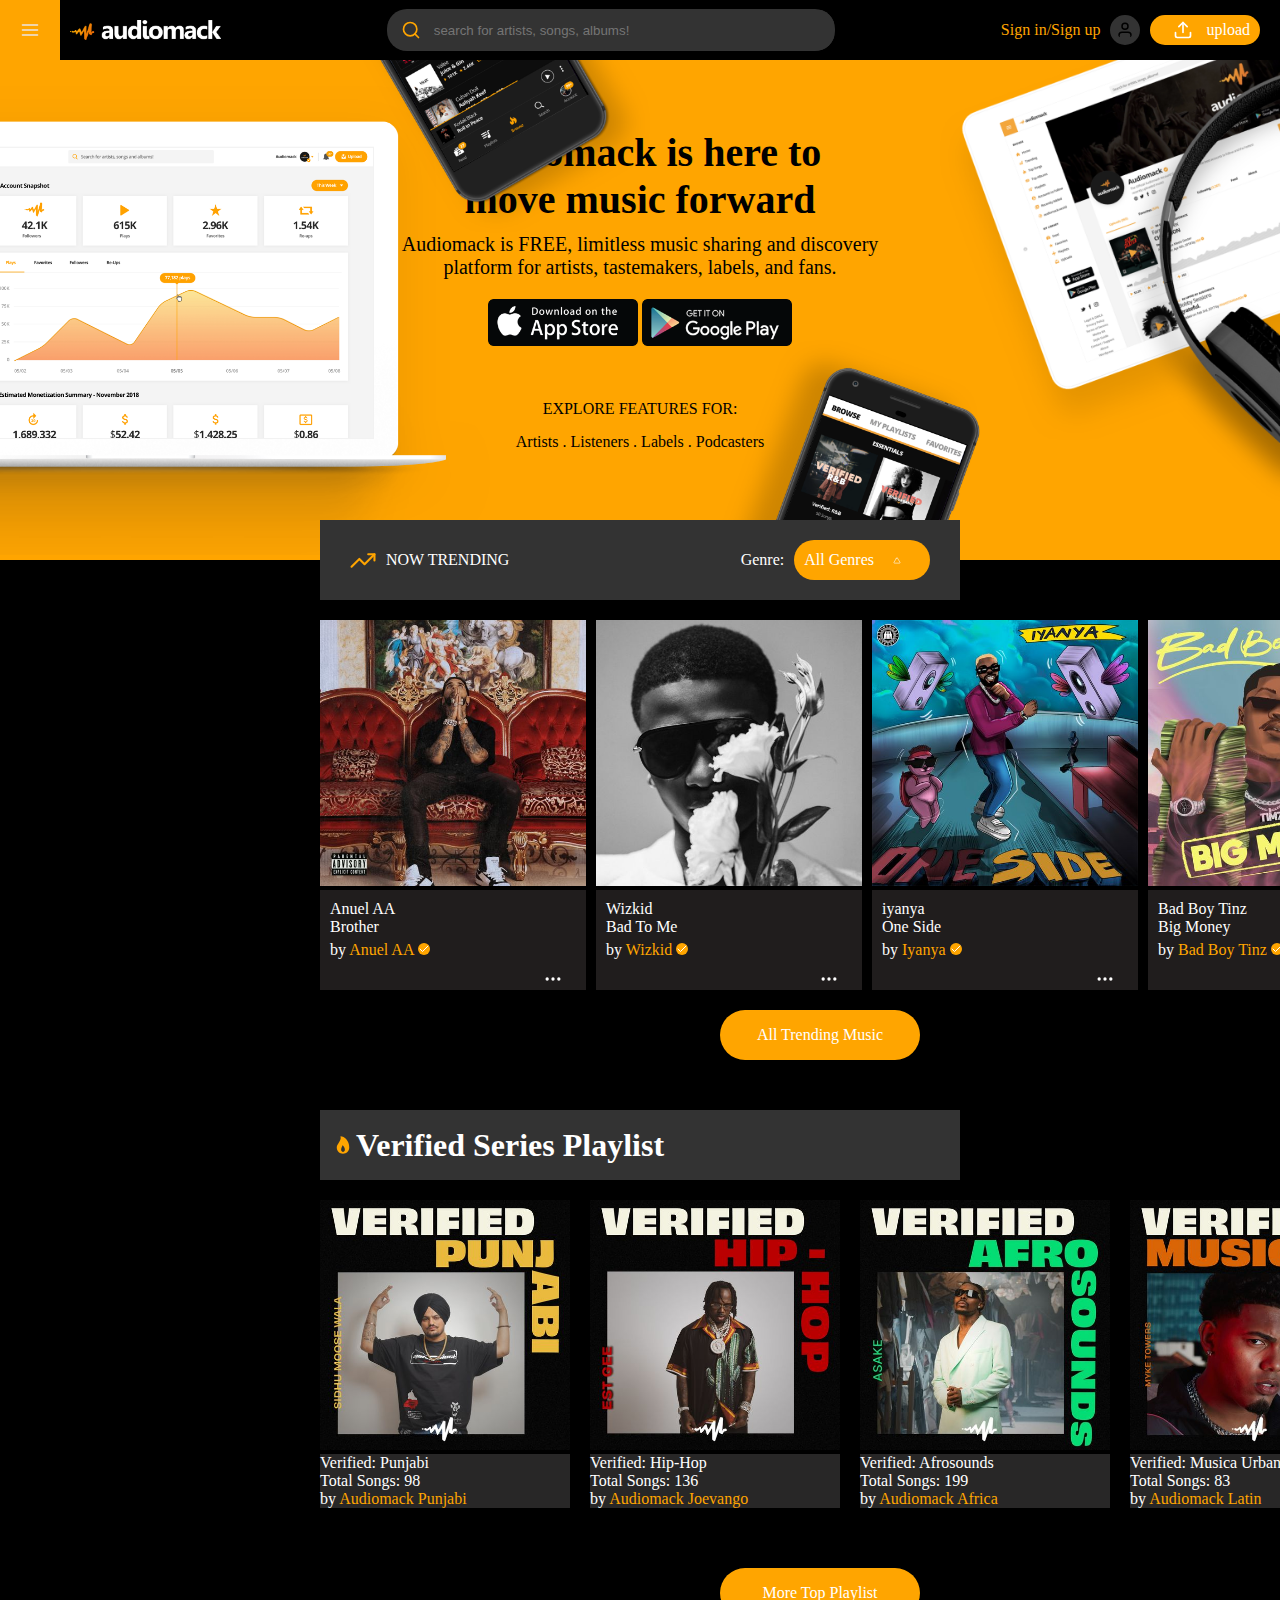
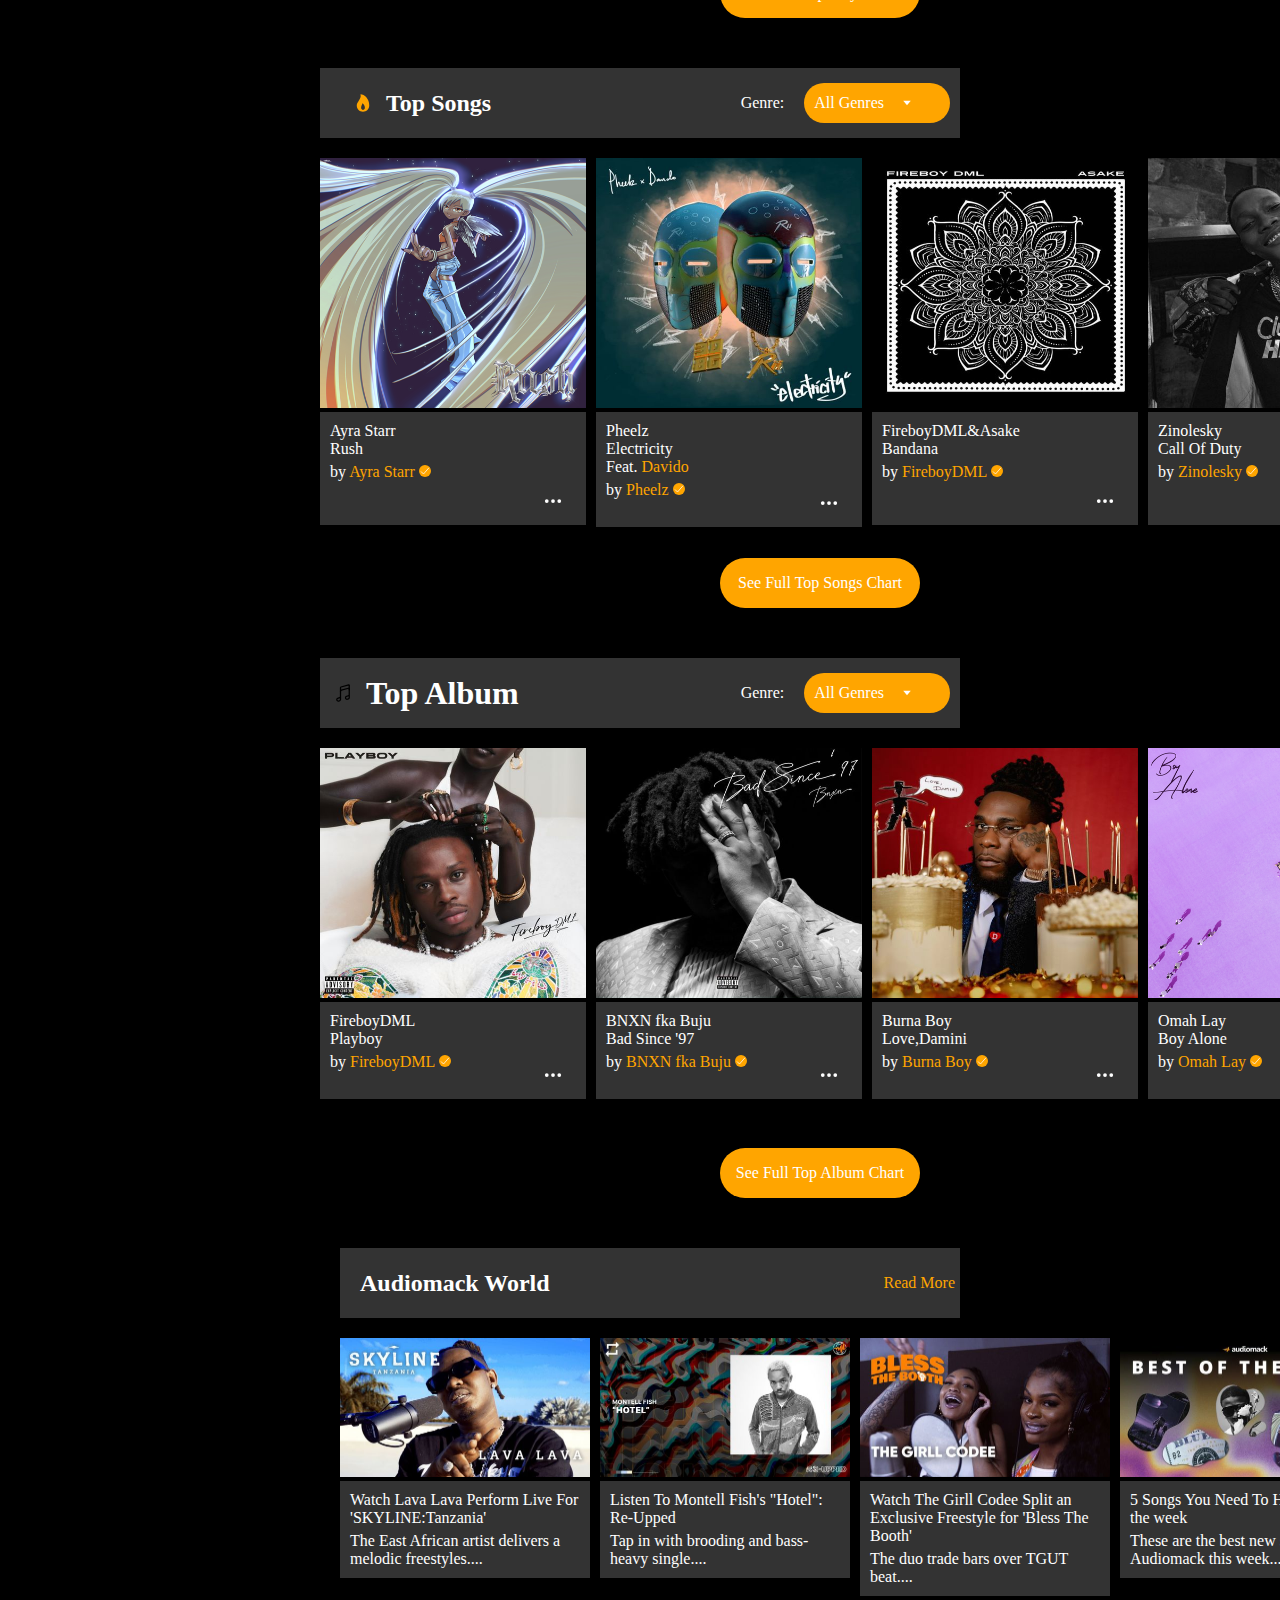
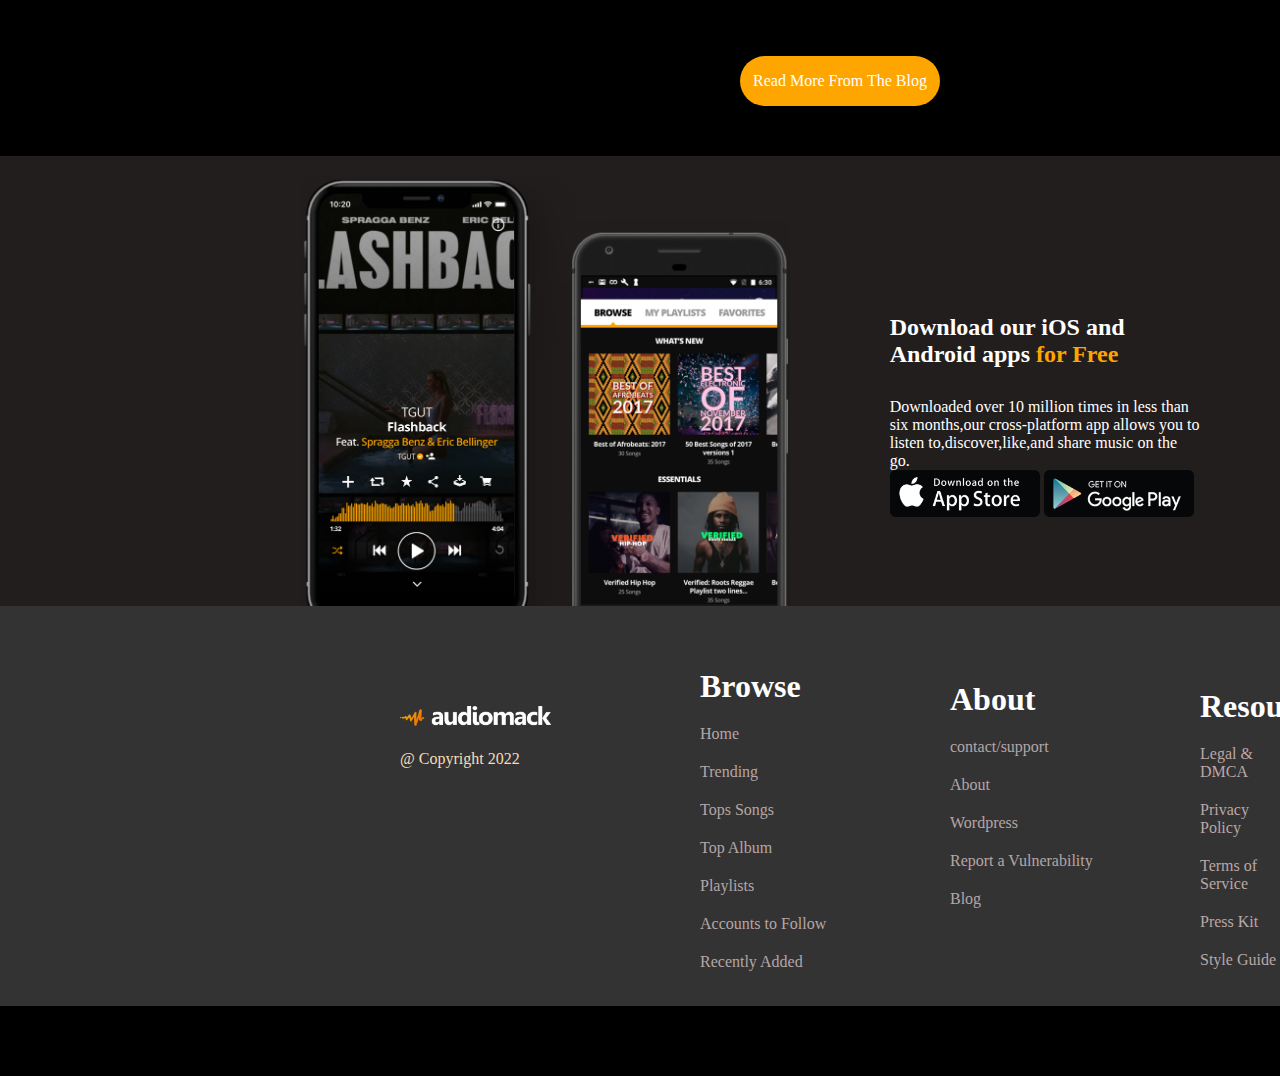
<file: index.html>
<!DOCTYPE html>
<html lang="en">
  <head>
    <meta charset="UTF-8" />
    <meta http-equiv="X-UA-Compatible" content="IE=edge" />
    <meta name="viewport" content="width=device-width, initial-scale=1.0" />
    <title>Document</title>
    <link rel="stylesheet" href="style.css" />
  </head>
  <body>
    <div class="navbar">
      <div class="potrate">
        <div class="nav-menu">
          <svg 
            width="46"
            height="46"
            fill="none"
            stroke="currentColor"
            stroke-linecap="round"
            stroke-linejoin="round"
            stroke-width="2"
            viewBox="0 0 24 24"
            xmlns="http://www.w3.org/2000/svg"
          >
            <path d="M3 12h18"></path>
            <path d="M3 6h18"></path>
            <path d="M3 18h18"></path>
          </svg>
        </div>

        <img class="logo" src="./logo.png" alt="logo" />
      </div>

      <div class="searchbar">
        <svg
          class="icon"
          width="46"
          height="46"
          fill="none"
          stroke="currentColor"
          stroke-linecap="round"
          stroke-linejoin="round"
          stroke-width="2"
          viewBox="0 0 24 24"
          xmlns="http://www.w3.org/2000/svg"
        >
          <path d="M11 3a8 8 0 1 0 0 16 8 8 0 1 0 0-16z"></path>
          <path d="m21 21-4.35-4.35"></path>
        </svg>
        <input
          class="search"
          type="text"
          placeholder="search for artists, songs, albums!"
        />
      </div>

      <div class="log">
        <div class="profile">
          <p class="sign">Sign in/Sign up</p>
          <svg
            class="icon-person"
            width="46"
            height="46"
            fill="none"
            stroke="currentColor"
            stroke-linecap="round"
            stroke-linejoin="round"
            stroke-width="2"
            viewBox="0 0 24 24"
            xmlns="http://www.w3.org/2000/svg"
          >
            <path d="M20 21v-2a4 4 0 0 0-4-4H8a4 4 0 0 0-4 4v2"></path>
            <path d="M12 3a4 4 0 1 0 0 8 4 4 0 1 0 0-8z"></path>
          </svg>
        </div>
        <div class="status">
          <svg
            class="icon-status"
            width="46"
            height="46"
            fill="none"
            stroke="currentColor"
            stroke-linecap="round"
            stroke-linejoin="round"
            stroke-width="2"
            viewBox="0 0 24 24"
            xmlns="http://www.w3.org/2000/svg"
          >
            <path d="M21 15v4a2 2 0 0 1-2 2H5a2 2 0 0 1-2-2v-4"></path>
            <path d="m17 8-5-5-5 5"></path>
            <path d="M12 3v12"></path>
          </svg>
          <p class="upload">upload</p>
        </div>
      </div>
    </div>

    <section class="back-color">
      <div class="box">
        <div class="audio">
          <h1 class="written">Audiomack is here to move music forward</h1>
          <p class="written2">
            Audiomack is FREE, limitless music sharing and discovery platform
            for artists, tastemakers, labels, and fans.
          </p>
        </div>
        <div class="image">
          <img class="google" src="./google.png" alt="" />
          <img class="app" src="./app.png" alt="" />
        </div>
        <div class="explore">
          <p class="written3">EXPLORE FEATURES FOR:</p>
          <span>Artists</span>
          <span>.</span>
          <span>Listeners</span>
          <span>.</span>
          <span>Labels</span>
          <span>.</span>
          <span>Podcasters</span>
        </div>
      </div>
      <img class="phone" alt="" src="./phone.png" />
      <img class="value" alt="ghj" src="./value.png" />
      <img class="phone2" alt="" src="./phone2.png" />
      <img class="tab" alt="" src="./tab.png" />
    </section>
    <section class="jag">
      <div class="now-trending">
        <div class="trending">
          <svg
            class="width"
            width="46"
            height="46"
            fill="none"
            stroke="currentColor"
            stroke-linecap="round"
            stroke-linejoin="round"
            stroke-width="2"
            viewBox="0 0 24 24"
            xmlns="http://www.w3.org/2000/svg"
          >
            <path d="m23 6-9.5 9.5-5-5L1 18"></path>
            <path d="M17 6h6v6"></path>
          </svg>
          <p class="written5">NOW TRENDING</p>
        </div>
        <div class="live">
          <p class="genre">Genre:</p>
          <div class="point">
            <p class="triangle">All Genres</p>
            <svg
              class="height"
              width="46"
              height="46"
              fill="none"
              stroke="currentColor"
              stroke-linecap="round"
              stroke-linejoin="round"
              stroke-width="2"
              viewBox="0 0 24 24"
              xmlns="http://www.w3.org/2000/svg"
            >
              <path
                d="M10.29 3.86 1.82 18a2 2 0 0 0 1.71 3h16.94a2 2 0 0 0 1.71-3L13.71 3.86a2 2 0 0 0-3.42 0z"
              ></path>
            </svg>
          </div>
        </div>
      </div>

      <div class="music-boom">
        <div class="a music-item">
          <img class="aa" src="./anuel aa.jpeg" alt="" />
          <div class="ikram">
            <p class="Anuel">Anuel AA</p>
            <p class="bro">Brother</p>
            <p class="by">
              by <span class="orange">Anuel AA</span>
              <svg
                class="check"
                width="46"
                height="46"
                fill="none"
                stroke="currentColor"
                stroke-linecap="round"
                stroke-linejoin="round"
                stroke-width="2"
                viewBox="0 0 24 24"
                xmlns="http://www.w3.org/2000/svg"
              >
                <path d="M20 6 9 17l-5-5"></path>
              </svg>
            </p>
            <svg
              class="horizontal"
              width="46"
              height="46"
              fill="none"
              stroke="currentColor"
              stroke-linecap="round"
              stroke-linejoin="round"
              stroke-width="2"
              viewBox="0 0 24 24"
              xmlns="http://www.w3.org/2000/svg"
            >
              <path d="M12 11a1 1 0 1 0 0 2 1 1 0 1 0 0-2z"></path>
              <path d="M19 11a1 1 0 1 0 0 2 1 1 0 1 0 0-2z"></path>
              <path d="M5 11a1 1 0 1 0 0 2 1 1 0 1 0 0-2z"></path>
            </svg>
          </div>
        </div>
        <div class="wis music-item">
          <img class="wiz" src="./wizkid.jpeg" alt="" />
          <div class="ikram">
            <p class="wizkid">Wizkid</p>
            <p class="to">Bad To Me</p>
            <p class="by">
              by <span class="orange">Wizkid</span>
              <svg
                class="check"
                width="46"
                height="46"
                fill="none"
                stroke="currentColor"
                stroke-linecap="round"
                stroke-linejoin="round"
                stroke-width="2"
                viewBox="0 0 24 24"
                xmlns="http://www.w3.org/2000/svg"
              >
                <path d="M20 6 9 17l-5-5"></path>
              </svg>
            </p>
            <svg
              class="horizontal"
              width="46"
              height="46"
              fill="none"
              stroke="currentColor"
              stroke-linecap="round"
              stroke-linejoin="round"
              stroke-width="2"
              viewBox="0 0 24 24"
              xmlns="http://www.w3.org/2000/svg"
            >
              <path d="M12 11a1 1 0 1 0 0 2 1 1 0 1 0 0-2z"></path>
              <path d="M19 11a1 1 0 1 0 0 2 1 1 0 1 0 0-2z"></path>
              <path d="M5 11a1 1 0 1 0 0 2 1 1 0 1 0 0-2z"></path>
            </svg>
          </div>
        </div>
        <div class="iyan music-item">
          <img class="iya" src="./iyanya.jpeg" alt="" />
          <div class="ikram">
            <p class="iyanya">iyanya</p>
            <p class="side">One Side</p>
            <p class="by">
              by <span class="orange">Iyanya</span>
              <svg
                class="check"
                width="46"
                height="46"
                fill="none"
                stroke="currentColor"
                stroke-linecap="round"
                stroke-linejoin="round"
                stroke-width="2"
                viewBox="0 0 24 24"
                xmlns="http://www.w3.org/2000/svg"
              >
                <path d="M20 6 9 17l-5-5"></path>
              </svg>
            </p>
            <svg
              class="horizontal"
              width="46"
              height="46"
              fill="none"
              stroke="currentColor"
              stroke-linecap="round"
              stroke-linejoin="round"
              stroke-width="2"
              viewBox="0 0 24 24"
              xmlns="http://www.w3.org/2000/svg"
            >
              <path d="M12 11a1 1 0 1 0 0 2 1 1 0 1 0 0-2z"></path>
              <path d="M19 11a1 1 0 1 0 0 2 1 1 0 1 0 0-2z"></path>
              <path d="M5 11a1 1 0 1 0 0 2 1 1 0 1 0 0-2z"></path>
            </svg>
          </div>
        </div>
        <div class="bad-boy music-item">
          <img class="bad" src="./bad boy tinz.jpeg" alt="" />
          <div class="ikram">
            <p class="bad boy tinz">Bad Boy Tinz</p>
            <p class="money">Big Money</p>
            <p class="by">
              by <span class="orange">Bad Boy Tinz</span>
              <svg
                class="check"
                width="46"
                height="46"
                fill="none"
                stroke="currentColor"
                stroke-linecap="round"
                stroke-linejoin="round"
                stroke-width="2"
                viewBox="0 0 24 24"
                xmlns="http://www.w3.org/2000/svg"
              >
                <path d="M20 6 9 17l-5-5"></path>
              </svg>
            </p>
            <svg
              class="horizontal"
              width="46"
              height="46"
              fill="none"
              stroke="currentColor"
              stroke-linecap="round"
              stroke-linejoin="round"
              stroke-width="2"
              viewBox="0 0 24 24"
              xmlns="http://www.w3.org/2000/svg"
            >
              <path d="M12 11a1 1 0 1 0 0 2 1 1 0 1 0 0-2z"></path>
              <path d="M19 11a1 1 0 1 0 0 2 1 1 0 1 0 0-2z"></path>
              <path d="M5 11a1 1 0 1 0 0 2 1 1 0 1 0 0-2z"></path>
            </svg>
          </div>
        </div>
      </div>
      <p class="all">All Trending Music</p>
      <div class="verified-song">
        <div class="verified">
          <svg
            class="flame"
            width="46"
            height="46"
            fill="currentColor"
            viewBox="0 0 24 24"
            xmlns="http://www.w3.org/2000/svg"
          >
            <path
              d="M18.48 9.26a14.095 14.095 0 0 0-2.502-4.218C14.118 2.89 11.25 1.5 9 1.5c.89 3.281-.673 5.49-2.1 7.677-1.18 1.809-2.4 3.68-2.4 5.823 0 4.135 3.365 7.5 7.5 7.5s7.5-3.365 7.5-7.5c0-2.03-.343-3.96-1.02-5.74Zm-4.965 10.366c-.484.516-1.09.624-1.515.624-.424 0-1.031-.108-1.515-.624-.485-.516-.735-1.334-.735-2.376 0-1.178.413-2.076.813-2.943.304-.66.687-1.276.708-2.085.53.275 1.11.792 1.62 1.466.85 1.125 1.358 2.457 1.358 3.562.001 1.043-.253 1.864-.734 2.376Z"
            ></path>
          </svg>
          <h1 class="playlist">Verified Series Playlist</h1>
        </div>
        <div class="verified-pics">
          <div class="punjabi">
            <img class="pics" src="./punjabi.jpeg" alt="" />
            <div class="abiola">

              <p class="afrosound">Verified: Punjabi</p>
              <p class="afrosound">Total Songs: 98</p>
              <p class="afrosound">
                by <span class="orange">Audiomack Punjabi</span>
              </p>
            </div>
          </div>
          <div class="punjabi">
            <img class="pics" src="./hip-hop.jpeg" alt="" />
            <div class="abiola">

              <p class="afrosound">Verified: Hip-Hop</p>
              <p class="afrosound">Total Songs: 136</p>
              <p class="afrosound">
                by <span class="orange">Audiomack Joevango</span>
              </p>
            </div>
            </div>
          <div class="punjabi">
            <img class="pics" src="./afro-sound.jpeg" alt="" />
            <div class="abiola">

              <p class="afrosound">Verified: Afrosounds</p>
              <p class="afrosound">Total Songs: 199</p>
              <p class="afrosound">
                by <span class="orange">Audiomack Africa</span>
              </p>
            </div>
          </div>
          <div class="punjabi">
            <img class="pics" src="./musica-urbana.jpeg" alt="" />
            <div class="abiola">

              <p class="afrosound">Verified: Musica Urbana</p>
              <p class="afrosound">Total Songs: 83</p>
              <p class="afrosound">
                by <span class="orange">Audiomack Latin</span>
              </p>
            </div>
          </div>
        </div>
        <p class="more">More Top Playlist</p>
      </div>
      <div class="top">
        <div class="top-song">
          <div class="oyin">
            <svg
              class="parent"
              width="46"
              height="46"
              fill="currentColor"
              viewBox="0 0 24 24"
              xmlns="http://www.w3.org/2000/svg"
            >
              <path
                d="M18.48 9.26a14.095 14.095 0 0 0-2.502-4.218C14.118 2.89 11.25 1.5 9 1.5c.89 3.281-.673 5.49-2.1 7.677-1.18 1.809-2.4 3.68-2.4 5.823 0 4.135 3.365 7.5 7.5 7.5s7.5-3.365 7.5-7.5c0-2.03-.343-3.96-1.02-5.74Zm-4.965 10.366c-.484.516-1.09.624-1.515.624-.424 0-1.031-.108-1.515-.624-.485-.516-.735-1.334-.735-2.376 0-1.178.413-2.076.813-2.943.304-.66.687-1.276.708-2.085.53.275 1.11.792 1.62 1.466.85 1.125 1.358 2.457 1.358 3.562.001 1.043-.253 1.864-.734 2.376Z"
              ></path>
            </svg>
            <h2 class="bigboy">Top Songs</h2>
          </div>
          <div class="lol">
            <p class="child">Genre:</p>
            <span class="child1"
              >All Genres
              <svg
                class="cart"
                width="46"
                height="46"
                fill="currentColor"
                viewBox="0 0 24 24"
                xmlns="http://www.w3.org/2000/svg"
              >
                <path d="m3 6.75 9 10.5 9-10.5H3Z"></path></svg
            ></span>
          </div>
        </div>
        <div class="photo">
          <div class="national">
            <img class="ayra" src="./ayra starr.png" alt="" />
            <div class="principal">
              <p class="star">Ayra Starr</p>
              <p class="rush">Rush</p>
              <p class="byay">
                by <span class="orange">Ayra Starr</span>
                <svg
                  class="check"
                  width="46"
                  height="46"
                  fill="none"
                  stroke="currentColor"
                  stroke-linecap="round"
                  stroke-linejoin="round"
                  stroke-width="1.5"
                  viewBox="0 0 24 24"
                  xmlns="http://www.w3.org/2000/svg"
                >
                  <path d="M19.5 6 9 18l-4.5-4.5"></path>
                </svg>
              </p>
              <svg
                class="horizontal"
                width="46"
                height="46"
                fill="currentColor"
                viewBox="0 0 24 24"
                xmlns="http://www.w3.org/2000/svg"
              >
                <path
                  d="M12 14.25a2.25 2.25 0 1 0 0-4.5 2.25 2.25 0 0 0 0 4.5Z"
                ></path>
                <path
                  d="M19.5 14.25a2.25 2.25 0 1 0 0-4.5 2.25 2.25 0 0 0 0 4.5Z"
                ></path>
                <path
                  d="M4.5 14.25a2.25 2.25 0 1 0 0-4.5 2.25 2.25 0 0 0 0 4.5Z"
                ></path>
              </svg>
            </div>
          </div>
          
          <div class="national">
              <img class="ayra" src="./pheelz.jpeg" alt="" />         
              <div class="principal">
                <p class="star">Pheelz</p>
                <p class="rush">Electricity</p>
                <p class="rush">Feat. <span class="orange">Davido</span></p>
                <p class="byay">
                  by <span class="orange">Pheelz</span>
                  <svg
                    class="check"
                    width="46"
                    height="46"
                    fill="none"
                    stroke="currentColor"
                    stroke-linecap="round"
                    stroke-linejoin="round"
                    stroke-width="1.5"
                    viewBox="0 0 24 24"
                    xmlns="http://www.w3.org/2000/svg"
                  >
                    <path d="M19.5 6 9 18l-4.5-4.5"></path>
                  </svg>
                </p>
                <svg
                  class="horizontal1"
                  width="46"
                  height="46"
                  fill="currentColor"
                  viewBox="0 0 24 24"
                  xmlns="http://www.w3.org/2000/svg"
                >
                  <path
                    d="M12 14.25a2.25 2.25 0 1 0 0-4.5 2.25 2.25 0 0 0 0 4.5Z"
                  ></path>
                  <path
                    d="M19.5 14.25a2.25 2.25 0 1 0 0-4.5 2.25 2.25 0 0 0 0 4.5Z"
                  ></path>
                  <path
                    d="M4.5 14.25a2.25 2.25 0 1 0 0-4.5 2.25 2.25 0 0 0 0 4.5Z"
                  ></path>
                </svg>
              </div>
            </div>
            <div class="national">
              <img class="ayra" src="./fireboy.jpeg" alt="" />
              
              <div class="principal">
                <p class="star">FireboyDML&Asake</p>
                <p class="rush">Bandana</p>
                <p class="byay">
                  by <span class="orange">FireboyDML</span>
                  <svg
                  class="check"
                  width="46"
                  height="46"
                  fill="none"
                  stroke="currentColor"
                  stroke-linecap="round"
                  stroke-linejoin="round"
                  stroke-width="1.5"
                  viewBox="0 0 24 24"
                  xmlns="http://www.w3.org/2000/svg"
                  >
                  <path d="M19.5 6 9 18l-4.5-4.5"></path>
                </svg>
              </p>
              <svg
              class="horizontal"
              width="46"
              height="46"
              fill="currentColor"
              viewBox="0 0 24 24"
              xmlns="http://www.w3.org/2000/svg"
              >
              <path
              d="M12 14.25a2.25 2.25 0 1 0 0-4.5 2.25 2.25 0 0 0 0 4.5Z"
              ></path>
              <path
              d="M19.5 14.25a2.25 2.25 0 1 0 0-4.5 2.25 2.25 0 0 0 0 4.5Z"
              ></path>
              <path
              d="M4.5 14.25a2.25 2.25 0 1 0 0-4.5 2.25 2.25 0 0 0 0 4.5Z"
              ></path>
            </svg>
          </div>
        </div>
        <div class="national">
          <img class="ayra" src="./zinolesky.jpeg" alt="" />
          
          <div class="principal">
            <p class="star">Zinolesky</p>
            <p class="rush">Call Of Duty</p>
            <p class="byay">
              by <span class="orange">Zinolesky</span>
              <svg
              class="check"
              width="46"
              height="46"
              fill="none"
              stroke="currentColor"
              stroke-linecap="round"
              stroke-linejoin="round"
              stroke-width="1.5"
              viewBox="0 0 24 24"
              xmlns="http://www.w3.org/2000/svg"
              >
              <path d="M19.5 6 9 18l-4.5-4.5"></path>
            </svg>
          </p>
          <svg
          class="horizontal"
          width="46"
          height="46"
          fill="currentColor"
          viewBox="0 0 24 24"
          xmlns="http://www.w3.org/2000/svg"
          >
          <path
          d="M12 14.25a2.25 2.25 0 1 0 0-4.5 2.25 2.25 0 0 0 0 4.5Z"
          ></path>
          <path
          d="M19.5 14.25a2.25 2.25 0 1 0 0-4.5 2.25 2.25 0 0 0 0 4.5Z"
          ></path>
          <path
          d="M4.5 14.25a2.25 2.25 0 1 0 0-4.5 2.25 2.25 0 0 0 0 4.5Z"
          ></path>
        </svg>
      </div>
      </div>
    </div>
      <p class="more1">See Full Top Songs Chart</p>
        </div>
        <div class="top-album">
          <div class="top-song">
            <div class="oyin">
              <svg class="parent1" width="46" height="46" fill="none" stroke="currentColor" stroke-linecap="round" stroke-linejoin="round" stroke-width="1.5" viewBox="0 0 24 24" xmlns="http://www.w3.org/2000/svg">
                <path d="M9 10.216v-.28c0-.696.469-1.266 1.136-1.435l8.184-2.188a.937.937 0 0 1 1.18.903v1.032"></path>
                <path d="M19.5 13.87v3.75c0 .652-.419 1.2-1.031 1.406l-1.032.375C16.224 19.81 15 18.913 15 17.62a1.564 1.564 0 0 1 1.078-1.5l2.39-.85c.613-.207 1.032-.748 1.032-1.4Zm0 0V2.717a.468.468 0 0 0-.59-.45L9.561 4.778A.773.773 0 0 0 9 5.53v10.594c0 .652-.419 1.2-1.031 1.406l-2.438.844c-.65.22-1.031.807-1.031 1.5 0 1.293 1.243 2.182 2.438 1.781l1.03-.375C8.582 21.073 9 20.525 9 19.873v-3.75"></path>
              </svg>
              <h1 class="bigboy">Top Album</h1>
            </div>
            <div class="lol">
              <p class="child">Genre:</p>
              <span class="child1"
              >All Genres
              <svg
              class="cart"
              width="46"
              height="46"
              fill="currentColor"
              viewBox="0 0 24 24"
              xmlns="http://www.w3.org/2000/svg"
              >
              <path d="m3 6.75 9 10.5 9-10.5H3Z"></path></svg
              ></span>
            </div>
          </div>
          <div class="photo">
            <div class="national">
            <img class="ayra" src="./playboy.jpeg" alt="">  
              <div class="principal">
                <p class="star">FireboyDML</p>
                <p class="rush">Playboy</p>
                <p class="byay">
                  by <span class="orange">FireboyDML</span>
                  <svg
                    class="check"
                    width="46"
                    height="46"
                    fill="none"
                    stroke="currentColor"
                    stroke-linecap="round"
                    stroke-linejoin="round"
                    stroke-width="1.5"
                    viewBox="0 0 24 24"
                    xmlns="http://www.w3.org/2000/svg"
                  >
                    <path d="M19.5 6 9 18l-4.5-4.5"></path>
                  </svg>
                </p>
                <svg
                  class="horizontal1"
                  width="46"
                  height="46"
                  fill="currentColor"
                  viewBox="0 0 24 24"
                  xmlns="http://www.w3.org/2000/svg"
                >
                  <path
                    d="M12 14.25a2.25 2.25 0 1 0 0-4.5 2.25 2.25 0 0 0 0 4.5Z"
                  ></path>
                  <path
                    d="M19.5 14.25a2.25 2.25 0 1 0 0-4.5 2.25 2.25 0 0 0 0 4.5Z"
                  ></path>
                  <path
                    d="M4.5 14.25a2.25 2.25 0 1 0 0-4.5 2.25 2.25 0 0 0 0 4.5Z"
                  ></path>
                </svg>
              </div>
            </div>
            <div class="national">
            <img class="ayra" src="./bad.jpeg" alt="">        
                <div class="principal">
                  <p class="star">BNXN fka Buju</p>
                  <p class="rush">Bad Since '97</p>
                  <p class="byay">
                    by <span class="orange">BNXN fka Buju</span>
                    <svg
                      class="check"
                      width="46"
                      height="46"
                      fill="none"
                      stroke="currentColor"
                      stroke-linecap="round"
                      stroke-linejoin="round"
                      stroke-width="1.5"
                      viewBox="0 0 24 24"
                      xmlns="http://www.w3.org/2000/svg"
                    >
                      <path d="M19.5 6 9 18l-4.5-4.5"></path>
                    </svg>
                  </p>
                  <svg
                    class="horizontal1"
                    width="46"
                    height="46"
                    fill="currentColor"
                    viewBox="0 0 24 24"
                    xmlns="http://www.w3.org/2000/svg"
                  >
                    <path
                      d="M12 14.25a2.25 2.25 0 1 0 0-4.5 2.25 2.25 0 0 0 0 4.5Z"
                    ></path>
                    <path
                      d="M19.5 14.25a2.25 2.25 0 1 0 0-4.5 2.25 2.25 0 0 0 0 4.5Z"
                    ></path>
                    <path
                      d="M4.5 14.25a2.25 2.25 0 1 0 0-4.5 2.25 2.25 0 0 0 0 4.5Z"
                    ></path>
                  </svg>
                </div>
              </div>
              <div class="national">
            <img class="ayra" src="./burnaboy.jpeg" alt="">                 
                <div class="principal">
                  <p class="star">Burna Boy</p>
                  <p class="rush">Love,Damini</p>
                  <p class="byay">
                    by <span class="orange">Burna Boy</span>
                    <svg
                      class="check"
                      width="46"
                      height="46"
                      fill="none"
                      stroke="currentColor"
                      stroke-linecap="round"
                      stroke-linejoin="round"
                      stroke-width="1.5"
                      viewBox="0 0 24 24"
                      xmlns="http://www.w3.org/2000/svg"
                    >
                      <path d="M19.5 6 9 18l-4.5-4.5"></path>
                    </svg>
                  </p>
                  <svg
                    class="horizontal1"
                    width="46"
                    height="46"
                    fill="currentColor"
                    viewBox="0 0 24 24"
                    xmlns="http://www.w3.org/2000/svg"
                  >
                    <path
                      d="M12 14.25a2.25 2.25 0 1 0 0-4.5 2.25 2.25 0 0 0 0 4.5Z"
                    ></path>
                    <path
                      d="M19.5 14.25a2.25 2.25 0 1 0 0-4.5 2.25 2.25 0 0 0 0 4.5Z"
                    ></path>
                    <path
                      d="M4.5 14.25a2.25 2.25 0 1 0 0-4.5 2.25 2.25 0 0 0 0 4.5Z"
                    ></path>
                  </svg>
                </div>
              </div>
              <div class="national">
            <img class="ayra" src="./omahlay.png" alt="">
                <div class="principal">
                  <p class="star">Omah Lay</p>
                  <p class="rush">Boy Alone</p>
                  <p class="byay">
                    by <span class="orange">Omah Lay</span>
                    <svg
                      class="check"
                      width="46"
                      height="46"
                      fill="none"
                      stroke="currentColor"
                      stroke-linecap="round"
                      stroke-linejoin="round"
                      stroke-width="1.5"
                      viewBox="0 0 24 24"
                      xmlns="http://www.w3.org/2000/svg"
                    >
                      <path d="M19.5 6 9 18l-4.5-4.5"></path>
                    </svg>
                  </p>
                  <svg
                    class="horizontal1"
                    width="46"
                    height="46"
                    fill="currentColor"
                    viewBox="0 0 24 24"
                    xmlns="http://www.w3.org/2000/svg"
                  >
                    <path
                      d="M12 14.25a2.25 2.25 0 1 0 0-4.5 2.25 2.25 0 0 0 0 4.5Z"
                    ></path>
                    <path
                      d="M19.5 14.25a2.25 2.25 0 1 0 0-4.5 2.25 2.25 0 0 0 0 4.5Z"
                    ></path>
                    <path
                      d="M4.5 14.25a2.25 2.25 0 1 0 0-4.5 2.25 2.25 0 0 0 0 4.5Z"
                    ></path>
                  </svg>
                </div>
              </div>
          </div>
          <p class="more1">See Full Top Album Chart</p>
        </div>
        <div class="audiomack world">
         <div class="top-song">
          <div class="oyin">

            <h2 class="world">Audiomack World</h2>
          </div>
          <div class="lol">
           <p class="read">Read More</p>
          </div>
         </div>
         <div class="picture">
          <div class="week">
            <img class="ayra" src="./Lava-Lava-World.jpeg" alt="">
            <div class="principal">
            <p class="hear">Watch Lava Lava Perform Live For 'SKYLINE:Tanzania'</p>
            <p class="hear2">The East African artist delivers a melodic freestyles....</p>
            </div>
          </div>
          <div class="week">
          <img class="montell" src="./montell-fish-world-header.jpeg" alt="">
          <div class="principal">
            <p class="hear">Listen To Montell Fish's "Hotel": Re-Upped</p>
            <p class="hear2">Tap in with brooding and bass-heavy single....</p>
          </div>
          </div>
          <div class="week">           
            <img class="ayra" src="./TheGirllCodee-BTB-World.jpeg" alt="">
            <div class="principal">
              <p class="hear">Watch The Girll Codee Split an Exclusive Freestyle for 'Bless The Booth'</p>
              <p class="hear2">The duo trade bars over TGUT beat....</p>
            </div>
          </div>
          <div class="week">
          <img class="ayra" src="./Best-of-the-Week-Header--11-.jpeg" alt="">
          <div class="principal">
            <p class="hear">5 Songs You Need To Hear: Best of the week</p>
            <p class="hear2">These are the best new songs on Audiomack this week....</p>
          </div>
          </div>
         </div>
         <p class="more">Read More From The Blog</p>
        </div>  
      </section>
        <section class="aza">
          
            <div class="mentor">
              <div class="million">
                <img class="flashback" src="./flashback.png" alt="">  
              </div>
              <div class="billion">
                <h2 class="download">Download our iOS and Android apps <span class="orange">for Free</span></h2> 
                <p class="month">Downloaded over 10 million times in less than six months,our cross-platform app allows you to listen to,discover,like,and share music on the go.</p>
                <div class="imaage">
                  <img class="google" src="./google.png" alt="">
                  <img class="app" src="./app.png" alt="">
                </div>
              </div>      
            </div>
        </section>
        <section class="ending-point">
          <div class="right">
            <img class="logo1" src="./logo.png" alt="">
            <p class="copy">@ Copyright 2022</p>
          </div>
          <div class="browse">
          <h1 class="create">Browse</h1>
          <div class="rodri">

            <ul class="no">
              <li>
                <a href="home">Home</a>
              </li>
              <li>
                <a href="trending">Trending</a>
              </li>
              <li>
                <a href="Tops">Tops Songs</a>
            </li>
            <li>
              <a href="Tops">Top Album</a>
            </li>
            <li>
              <a  href="playlists">Playlists</a>
            </li>
            <li>
              <a class="bad" href="account">Accounts to Follow</a>
            </li>
            <li>
              <a  href="recent">Recently Added</a>
            </li>
          </div>
          </ul>
          </div>
          <div class="about">
            <h1 class="create">About</h1>
            <div class="messi">
  
              <ul class="no">
                <li>
                  <a href="home">contact/support</a>
                </li>
                <li>
                  <a href="trending">About</a>
                </li>
                <li>
                  <a href="Tops">Wordpress</a>
              </li>
              <li>
                <a href="Tops">Report a Vulnerability</a>
              </li>
              <li>
                <a  href="playlists">Blog</a>
              </div>                
                </div>
                <div class="resource">
                  <h1 class="create">Resources</h1>
                  <div class="messi">
        
                    <ul class="no">
                      <li>
                        <a href="home">Legal & DMCA</a>
                      </li>
                      <li>
                        <a href="trending">Privacy Policy</a>
                      </li>
                      <li>
                        <a href="Tops">Terms of Service</a>
                    </li>
                    <li>
                      <a href="Tops">Press Kit</a>
                    </li>
                    <li>
                      <a  href="playlists">Style Guide</a>
                    </div>                
                      </div>
        </section> 
        <section class="england">
          <div class="row">
            
          
          </div>
        </section>   
  </body>
</html>
</file>
<file: style.css>
* {
  margin: 0;
  padding: 0;
  box-sizing: border-box;
}

body {
  min-height: 100vh;
  background-color: black;
}

.navbar {
  display: flex;
  align-items: center;
  justify-content: space-between;
  height: 60px;
}

.nav-menu {
  background-color: orange;
  color: rgb(235, 229, 229);
  padding: 20px;
  margin-right: 10px;
  height: 60px;
}

.nav-menu svg {
  height: 20px;
  width: 20px;
}

.searchbar {
  display: flex;
  background-color: #333;
  border-radius: 20px;
  overflow: hidden;
  padding: 1px;
  align-items: center; 
}

.searchbar:hover {
  opacity: 0.8;
}

.searchbar:focus-within {
  background-color: ;
}


.search {
  width: 400px;
  background-color: inherit;
  border: none;
  height: 40px;
  color: wheat;
}

.potrate {
  display: flex;
  align-items: center;
}

.search:focus {
  outline: none;
}

.icon {
  color: orange;
  height: 20px;
}

.profile {
  display: flex;
  margin-right: 10px;
  align-items: center;
}

.sign {
  margin-right: 10px;
}

.status {
  display: flex;
  color: white;
  background-color: orange;
  height: 30px;
  align-items: center;
  border-radius: 20px;
  justify-content: center;
  padding: 10px;
}

.icon-status {
  height: 20px;
  color: white;
}

.icon-person {
  height: 30px;
  width: 30px;
  background-color: #333;
  padding: 6px;
  border-radius: 20px;
  color: black;
}

.logo {
  height: 20px;
}

.log {
  color: orange;
  display: flex;
  align-items: center;
  margin-right: 20px;
}

.back-color {
  height: 500px;
  background-color: orange;
  display: flex;
  justify-content: center;
  align-items: center;
  position: relative;
  overflow: hidden;
  z-index: -1;
}

.box {
  text-align: center;
  width: 490px;
}

.audio {
  margin: 5px;
}

.written {
  font-size: 40px;
  margin: 10px;
}

.written2 {
  font-size: 20px;
  text-align: center;
}

.google {
  width: 150px;
}

.app {
  width: 150px;
}

.image {
  margin: 20px;
  margin-bottom: 20px;
}

.value {
  width: 700px;
  position: absolute;
  left: -210px;
  bottom: 5px;
}

.phone {
  width: 300px;
  position: absolute;
  left: 350px;
  top: -20px;
}

.phone2 {
  width: 300px;
  position: absolute;
  right: 300px;
  bottom: -180px;
}

.tab {
  width: 350px;
  position: absolute;
  right: -10px;
  top: -70px;
}

.explore {
  margin: 50px;
}

.written3 {
  margin-bottom: 15px;
}

.written4 {
}

.element {
  background-color: black;
  min-height: 100vh;
  overflow: hidden;
}

.jag {
  margin: 0 20rem;
  margin-top: -40px;
}

.now-trending {
  padding: 0 100px;
  background-color: #333;
  display: flex;
  align-items: center;
  justify-content: space-between;
  height: 80px;
  /* width: 1000px; */
  color: white;
  
}

.trending {
  display: flex;
  align-items: center;
  margin-left: -80px;
}

.width {
  height: 25px;
  color: orange;
}

.point {
  display: flex;
  align-items: center;
  background-color: orange;
  height: 40px;
  border-radius: 20px;
  padding: 10px;
  margin: 10px;
}

.height {
  height: 7px;
}

.live {
  display: flex;
  align-items: center;
  margin-right: -80px;
}

/* .music-artist {
    height: 200px;
} */

.music-boom {
  display: flex;
  gap: 10px;
  margin-top: 20px;
}

.aa {
  width: 100%;
}

.wiz {
  width: 100%;
}

.iya {
  width: 100%;
}

.bad {
  width: 100%;
}
.music-item {
  flex: 0 0 24.3%;
}

.ikram {
  height:100px;
  background-color: rgb(32, 29, 29);
  color: white;
  padding: 10px;
}

.all {
  background-color: orange;
  width: 200px;
  height: 50px;
  display: flex;
  justify-content: center;
  align-items: center;
  margin-left: 400px;
  margin-top: 20px;
  border-radius: 30px;
  color: white;
}

.by {
  margin-top: 5px;
}

.horizontal {
height: 20px;
margin-left: 200px;
margin-top: 10px;
}

.check {
  width: 12px;
  height: 12px;
  background-color: orange;
  border-radius: 50px;
}

.verified {
  background-color: #333;
  display: flex;
  align-items: center;
  height: 70px;
  color: white;
  margin-top: 50px;
}

.flame {
  height: 20px;
  color: orange;
  margin-right: -10px;
}

.verified-pics {
  display: flex;
  gap: 20px;
  margin-top: 20px;
}


.pics {
  height: 250px;
  width: 250px;
}

.afrosound {
  background-color: rgb(40, 39, 39);
  color: white;
}

.more {
  height: 50px;
  width: 200px;
  background-color: orange;
  border-radius: 50px;
  display: flex;
  align-items: center;
  justify-content: center;
  color: white;
  margin-left: 400px;
  margin-top: 60px;
}

.orange {
  color: orange;
}

.top-song {
  background-color: #333;
  display: flex;
  align-items: center;
  justify-content: space-between;
  height: 70px;
  margin-top: 50px;
  color: white;
}

.oyin {
  display: flex;
  align-items: center;
}

.parent {
  height: 20px;
  margin-left: 20px;
  color: orange;
}

.cart {
  height: 10px;
  margin-right: 10px;
}

.child {
  margin-right: 10px;
}

.child1 {
  margin-right: 5px;
  display: flex;
  align-items: center;
  background-color: orange;
  height: 40px;
  border-radius: 20px;
  padding: 10px;
  margin: 10px;
}

.lol {
  display: flex;
  align-items: center;
}

.photo {
  display: flex;
  gap: 10px;
  margin-top: 20px;
  height: 250px;
}

.ayra {
  height: 250px;
  width: 100%;
}

.principal {
  background-color: #333;
  color: white;
  padding: 10px;
}

.byay {
  margin-top: 5px;
}

.horizontal1 {
  height: 20px;
  margin-left: 200px;
  margin-top: -20px;
}

.more1 {
  height: 50px;
  width: 200px;
  background-color: orange;
  border-radius: 50px;
  display: flex;
  align-items: center;
  justify-content: center;
  color: white;
  margin-left: 400px;
  margin-top: 150px;
}

.parent1 {
  height: 20px;
  color: black; 
}

.world {
  margin-left: 20px;
}


.read {
  color: orange;
  margin-right: 5px;
}

.picture  img {
  height: 138.5px;
  width: 250px;
}

.picture {
  display: flex;
  gap: 10px;
  margin-top: 20px;
}

.hear2 {
  margin-top: 5px;
}

.aza {
  background-color: rgb(35, 30, 30);
  height: 450px;
  overflow: hidden;
  margin-top: 50px;
}

.flashback {
  height: 500px;
  margin-left: 300px;
  margin-top: 20px;
}

.billion {
  color: white;
  margin-left: 100px;
}

.mentor {
  display: flex;
  align-items: center;
  width: 1200px;
}

.month {
  margin-top: 30px;
}

.ending-point {
  height: 400px;
  background-color: #333;
}

.logo1 {
  height: 20px;
}

.right {
  padding: 100px;
  margin-left: 300px;
}

.copy {
  color: wheat;
  margin-top: 20px;
}

.browse {
  margin-left: 700px;
  margin-top: -200px;
  color: white;
}

.browse a {
  color: rgb(181, 166, 166);
  text-decoration: none;
}

.browse li {
  margin-bottom: 20px;
}

.create {
  margin-bottom: 20px;
}

.about {
  margin-left: 950px;
  margin-top: -310px;
  color: white;
}

.about a {
  color: rgb(181, 166, 166);
  text-decoration: none;
}

.about li {
  margin-bottom: 20px;
}

.resource {
  margin-left: 1200px;
  margin-top: -240px;
  color: white;
}

.resource li {
  margin-bottom: 20px;
}

.resource a {
  color: rgb(188, 166, 166);
  text-decoration: none;
}

.england {
  height: 70px;
}

.no {
  list-style: none;
}
</file>
